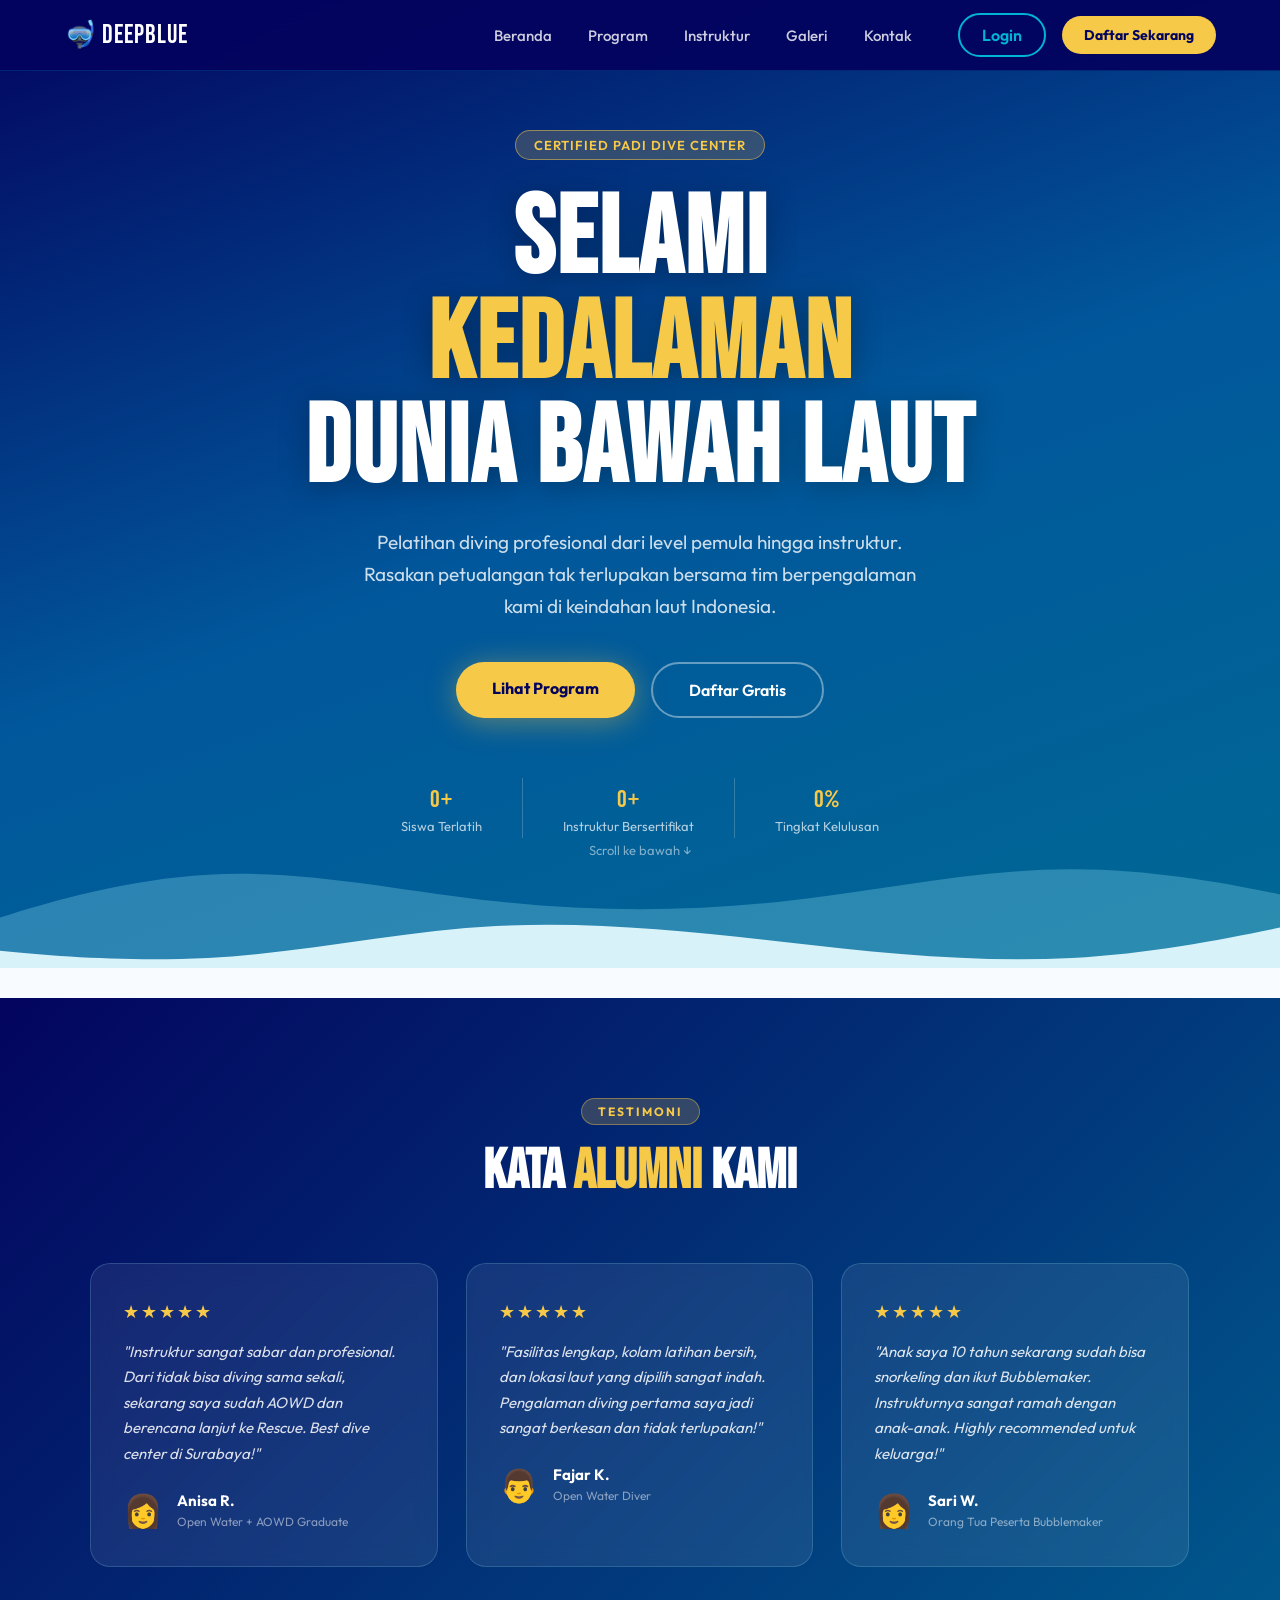
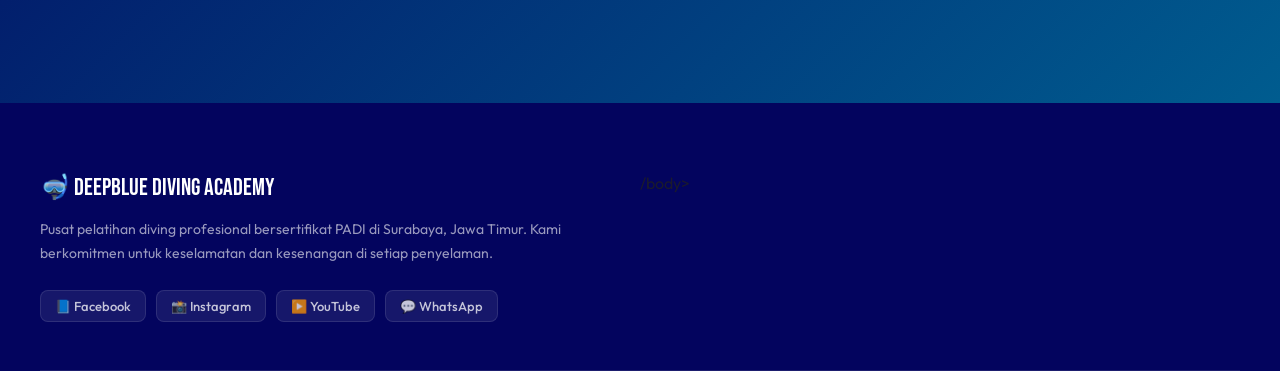
<file: index.html>
<!DOCTYPE html>
<html lang="id">
<head>
<meta charset="utf-8"/>
<meta content="width=device-width, initial-scale=1.0" name="viewport"/>
<title>Beranda - DeepBlue Diving Academy</title>
  <link href="https://fonts.googleapis.com/css2?family=Bebas+Neue&amp;family=Outfit:wght@300;400;500;600;700&amp;display=swap" rel="stylesheet"/>
  <link href="style.css" rel="stylesheet"/>
</head>
<body>
<nav id="navbar">
<div class="nav-inner">
  <div class="logo">🤿 DeepBlue</div>

  <ul class="nav-links">
    <li><a href="index.html">Beranda</a></li>
    <li><a href="programs.html">Program</a></li>
    <li><a href="instructors.html">Instruktur</a></li>
    <li><a href="gallery.html">Galeri</a></li>
    <li><a href="contact.html">Kontak</a></li>
  </ul>

  <div class="nav-buttons">
    <a href="login.html" class="btn-login">Login</a>

    <a href="daftar.html" class="btn-nav">
      Daftar Sekarang
    </a>
  </div>

  <button class="hamburger" id="hamburger">☰</button>
</div>
<ul class="mobile-menu" id="mobileMenu">
  <li><a href="index.html">Beranda</a></li>
  <li><a href="programs.html">Program</a></li>
  <li><a href="instructors.html">Instruktur</a></li>
  <li><a href="gallery.html">Galeri</a></li>
  <li><a href="contact.html">Kontak</a></li>
</ul>
</nav><section class="hero" id="home">
<div class="hero-bg">
<div class="bubble" style="--x:10%;--d:4s;--s:18px"></div>
<div class="bubble" style="--x:25%;--d:6s;--s:12px"></div>
<div class="bubble" style="--x:50%;--d:5s;--s:22px"></div>
<div class="bubble" style="--x:70%;--d:7s;--s:10px"></div>
<div class="bubble" style="--x:85%;--d:4.5s;--s:16px"></div>
<div class="bubble" style="--x:40%;--d:8s;--s:8px"></div>
<div class="wave-layer"></div>
<div class="wave-layer wave2"></div>
</div>
<div class="hero-content">
<span class="hero-badge">Certified PADI Dive Center</span>
<h1>Selami<br/><span class="accent">Kedalaman</span><br/>Dunia Bawah Laut</h1>
<p>Pelatihan diving profesional dari level pemula hingga instruktur. Rasakan petualangan tak terlupakan bersama tim berpengalaman kami di keindahan laut Indonesia.</p>
<div class="hero-btns">
<a class="btn-primary" href="programs.html">Lihat Program</a>
<a class="btn-ghost" href="daftar.html">Daftar Gratis</a>
</div>
<div class="hero-stats">
<div class="stat"><span class="stat-num" data-target="2500">0</span><span>+</span><div>Siswa Terlatih</div></div>
<div class="stat-divider"></div>
<div class="stat"><span class="stat-num" data-target="15">0</span><span>+</span><div>Instruktur Bersertifikat</div></div>
<div class="stat-divider"></div>
<div class="stat"><span class="stat-num" data-target="98">0</span><span>%</span><div>Tingkat Kelulusan</div></div>
</div>
</div>
<div class="hero-scroll">Scroll ke bawah ↓</div>
</section><section class="testimonials">
<div class="section-header light">
<span class="section-tag">Testimoni</span>
<h2>Kata <span class="accent">Alumni</span> Kami</h2>
</div>
<div class="testi-slider" id="testiSlider">
<div class="testi-track" id="testiTrack">
<div class="testi-card">
<div class="stars">★★★★★</div>
<p>"Instruktur sangat sabar dan profesional. Dari tidak bisa diving sama sekali, sekarang saya sudah AOWD dan berencana lanjut ke Rescue. Best dive center di Surabaya!"</p>
<div class="testi-author"><span class="testi-avatar">👩</span><div><strong>Anisa R.</strong><small>Open Water + AOWD Graduate</small></div></div>
</div>
<div class="testi-card">
<div class="stars">★★★★★</div>
<p>"Fasilitas lengkap, kolam latihan bersih, dan lokasi laut yang dipilih sangat indah. Pengalaman diving pertama saya jadi sangat berkesan dan tidak terlupakan!"</p>
<div class="testi-author"><span class="testi-avatar">👨</span><div><strong>Fajar K.</strong><small>Open Water Diver</small></div></div>
</div>
<div class="testi-card">
<div class="stars">★★★★★</div>
<p>"Anak saya 10 tahun sekarang sudah bisa snorkeling dan ikut Bubblemaker. Instrukturnya sangat ramah dengan anak-anak. Highly recommended untuk keluarga!"</p>
<div class="testi-author"><span class="testi-avatar">👩</span><div><strong>Sari W.</strong><small>Orang Tua Peserta Bubblemaker</small></div></div>
</div>
<div class="testi-card">
<div class="stars">★★★★★</div>
<p>"Program Divemaster-nya sangat komprehensif. Magang di dive center langsung memberi pengalaman nyata. Sekarang saya sudah bekerja sebagai DM di Lombok!"</p>
<div class="testi-author"><span class="testi-avatar">👨</span><div><strong>Hendra P.</strong><small>Divemaster Alumni 2023</small></div></div>
</div>
</div>
</div>
<div class="testi-dots" id="testiDots"></div>
</section><footer>
<div class="footer-content">
<div class="footer-brand">
<div class="footer-logo">🤿 DeepBlue Diving Academy</div>
<p>Pusat pelatihan diving profesional bersertifikat PADI di Surabaya, Jawa Timur. Kami berkomitmen untuk keselamatan dan kesenangan di setiap penyelaman.</p>
<div class="social-links">
<a href="#">📘 Facebook</a>
<a href="#">📸 Instagram</a>
<a href="#">▶️ YouTube</a>
<a href="#">💬 WhatsApp</a>
</div>
</div>/body></html>
</file>
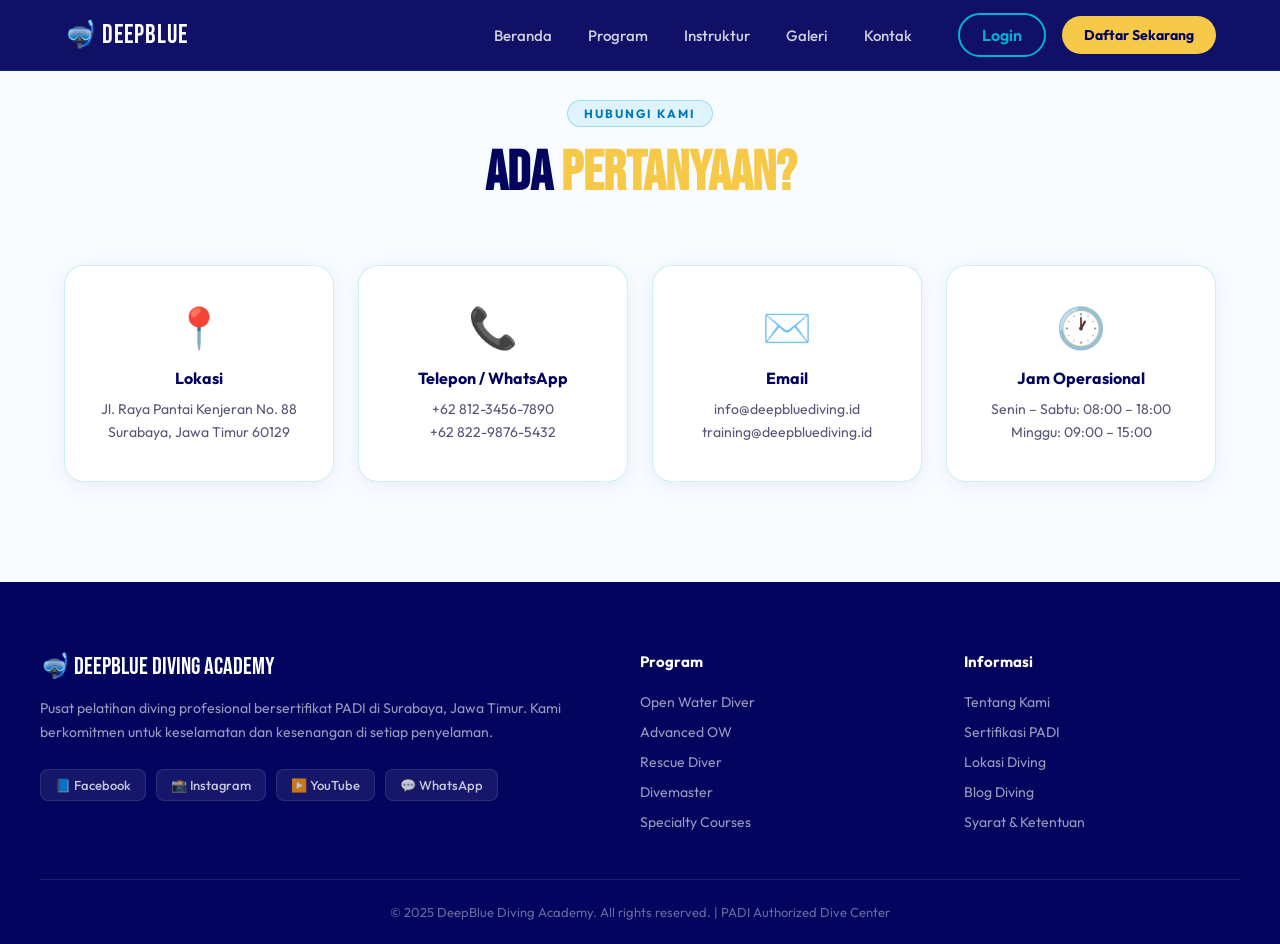
<file: contact.html>
<!DOCTYPE html>
<html lang="id"><head>
<meta charset="utf-8"/>
<meta content="width=device-width, initial-scale=1.0" name="viewport"/>
<title>Kontak - DeepBlue Diving Academy</title>
<link href="https://fonts.googleapis.com/css2?family=Bebas+Neue&amp;family=Outfit:wght@300;400;500;600;700&amp;display=swap" rel="stylesheet"/>
<link href="style.css" rel="stylesheet"/>
</head><body><nav id="navbar">
<div class="nav-inner">
  <div class="logo">🤿 DeepBlue</div>

  <ul class="nav-links">
    <li><a href="index.html">Beranda</a></li>
    <li><a href="programs.html">Program</a></li>
    <li><a href="instructors.html">Instruktur</a></li>
    <li><a href="gallery.html">Galeri</a></li>
    <li><a href="contact.html">Kontak</a></li>
  </ul>

  <div class="nav-buttons">
    <a href="login.html" class="btn-login">Login</a>

    <a href="daftar.html" class="btn-nav">
      Daftar Sekarang
    </a>
  </div>

  <button class="hamburger" id="hamburger">☰</button>
</div>
<ul class="mobile-menu" id="mobileMenu">
  <li><a href="index.html">Beranda</a></li>
  <li><a href="programs.html">Program</a></li>
  <li><a href="instructors.html">Instruktur</a></li>
  <li><a href="gallery.html">Galeri</a></li>
  <li><a href="contact.html">Kontak</a></li>
</ul>
</nav>
<section class="contact" id="contact">
<div class="section-header">
<span class="section-tag">Hubungi Kami</span>
<h2>Ada <span class="accent">Pertanyaan?</span></h2>
</div>
<div class="contact-grid">
<div class="contact-card">
<div class="contact-icon">📍</div>
<h4>Lokasi</h4>
<p>Jl. Raya Pantai Kenjeran No. 88<br/>Surabaya, Jawa Timur 60129</p>
</div>
<div class="contact-card">
<div class="contact-icon">📞</div>
  <h4>Telepon / WhatsApp</h4>
    <p>+62 812-3456-7890<br/>+62 822-9876-5432</p>
</div>
<div class="contact-card">
<div class="contact-icon">✉️</div>
<h4>Email</h4>
<p>info@deepbluediving.id<br/>training@deepbluediving.id</p>
</div>
<div class="contact-card">
<div class="contact-icon">🕐</div>
<h4>Jam Operasional</h4>
<p>Senin – Sabtu: 08:00 – 18:00<br/>Minggu: 09:00 – 15:00</p>
</div>
</div>
</section><footer>
<div class="footer-content">
<div class="footer-brand">
<div class="footer-logo">🤿 DeepBlue Diving Academy</div>
<p>Pusat pelatihan diving profesional bersertifikat PADI di Surabaya, Jawa Timur. Kami berkomitmen untuk keselamatan dan kesenangan di setiap penyelaman.</p>
<div class="social-links">
<a href="#">📘 Facebook</a>
<a href="#">📸 Instagram</a>
<a href="#">▶️ YouTube</a>
<a href="#">💬 WhatsApp</a>
</div>
</div>
<div class="footer-links">
<h4>Program</h4>
  <ul>
    <li><a href="#programs">Open Water Diver</a></li>
    <li><a href="#programs">Advanced OW</a></li>
    <li><a href="#programs">Rescue Diver</a></li>
    <li><a href="#programs">Divemaster</a></li>
    <li><a href="#programs">Specialty Courses</a></li>
  </ul>
</div>
<div class="footer-links">
<h4>Informasi</h4>
<ul>
<li><a href="#">Tentang Kami</a></li>
<li><a href="#">Sertifikasi PADI</a></li>
<li><a href="#">Lokasi Diving</a></li>
<li><a href="#">Blog Diving</a></li>
<li><a href="#">Syarat &amp; Ketentuan</a></li>
</ul>
</div>
</div>
<div class="footer-bottom">
<p>© 2025 DeepBlue Diving Academy. All rights reserved. | PADI Authorized Dive Center</p>
</div>
</footer><button id="backToTop" title="Kembali ke atas">↑</button><script src="script.js"></script></body></html>
</file>
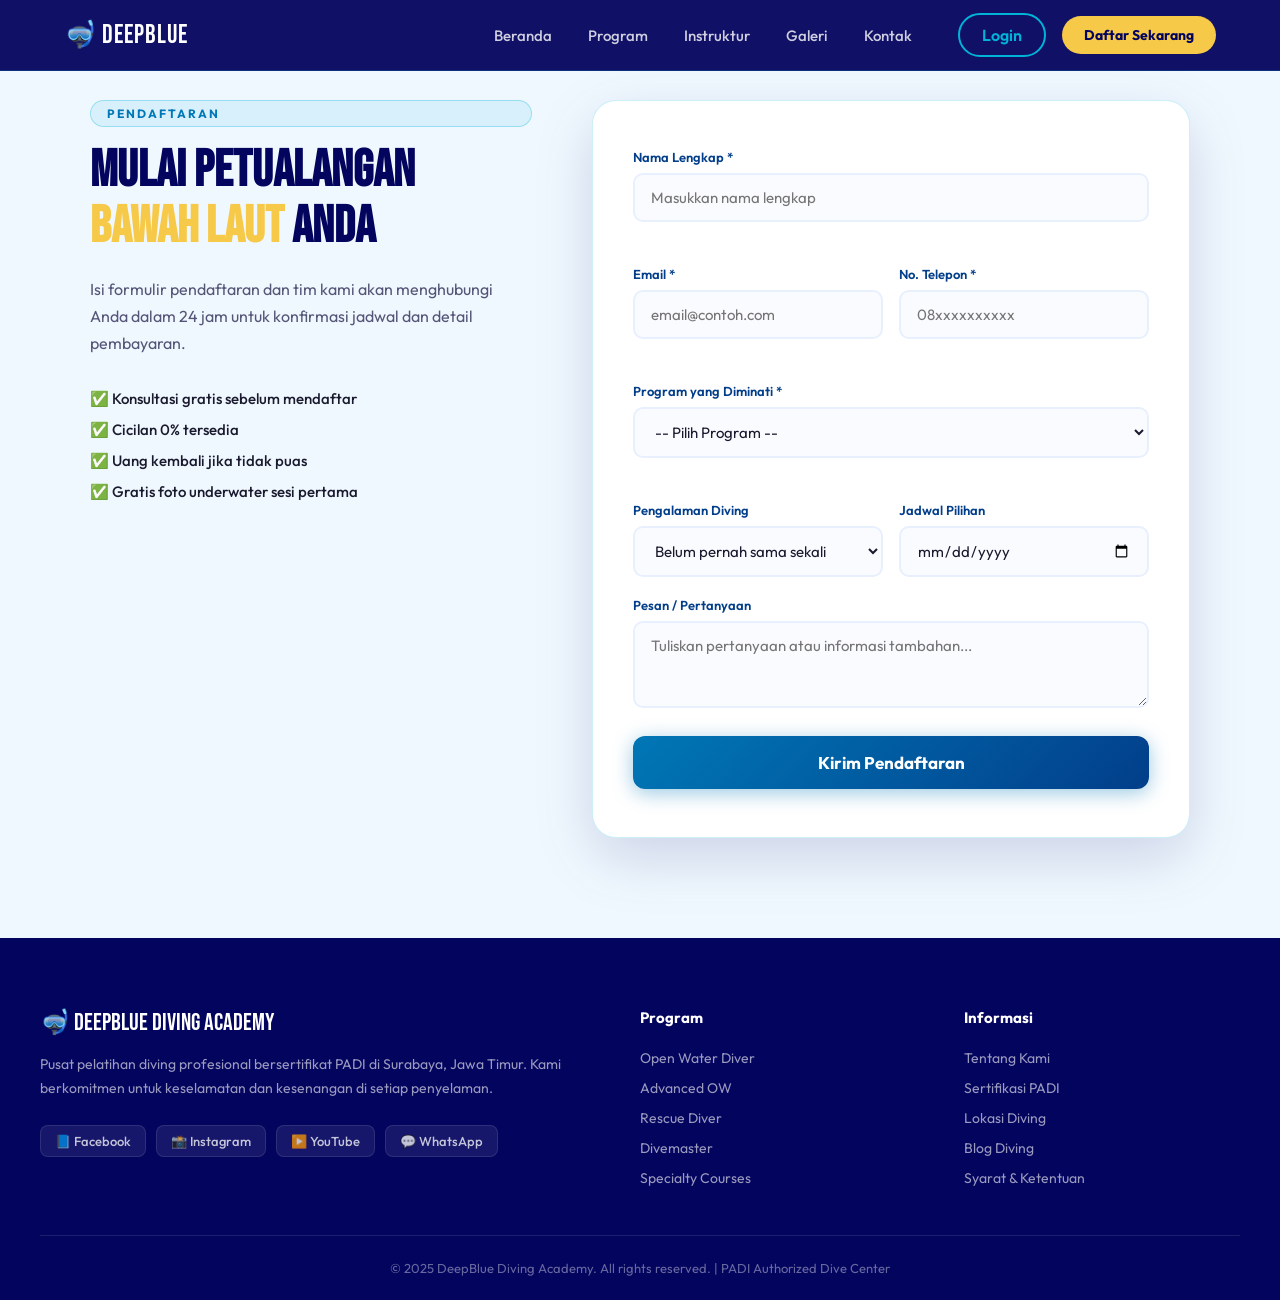
<file: daftar.html>
<!DOCTYPE html>
<html lang="id"><head>
<meta charset="utf-8"/>
<meta content="width=device-width, initial-scale=1.0" name="viewport"/>
<title>Pendaftaran - DeepBlue Diving Academy</title>
<link href="https://fonts.googleapis.com/css2?family=Bebas+Neue&amp;family=Outfit:wght@300;400;500;600;700&amp;display=swap" rel="stylesheet"/>
<link href="style.css" rel="stylesheet"/>
</head><body><nav id="navbar">
<div class="nav-inner">
  <div class="logo">🤿 DeepBlue</div>

  <ul class="nav-links">
    <li><a href="index.html">Beranda</a></li>
    <li><a href="programs.html">Program</a></li>
    <li><a href="instructors.html">Instruktur</a></li>
    <li><a href="gallery.html">Galeri</a></li>
    <li><a href="contact.html">Kontak</a></li>
  </ul>

  <div class="nav-buttons">
    <a href="login.html" class="btn-login">Login</a>

    <a href="daftar.html" class="btn-nav">
      Daftar Sekarang
    </a>
  </div>

  <button class="hamburger" id="hamburger">☰</button>
</div>
<ul class="mobile-menu" id="mobileMenu">
  <li><a href="index.html">Beranda</a></li>
  <li><a href="programs.html">Program</a></li>
  <li><a href="instructors.html">Instruktur</a></li>
  <li><a href="gallery.html">Galeri</a></li>
  <li><a href="contact.html">Kontak</a></li>
</ul>
</nav>
<section class="registration" id="daftar">
<div class="reg-content">
<div class="reg-info">
<span class="section-tag">Pendaftaran</span>
<h2>Mulai Petualangan<br/><span class="accent">Bawah Laut</span> Anda</h2>
<p>Isi formulir pendaftaran dan tim kami akan menghubungi Anda dalam 24 jam untuk konfirmasi jadwal dan detail pembayaran.</p>
<div class="reg-benefits">
<div class="benefit">✅ Konsultasi gratis sebelum mendaftar</div>
<div class="benefit">✅ Cicilan 0% tersedia</div>
<div class="benefit">✅ Uang kembali jika tidak puas</div>
<div class="benefit">✅ Gratis foto underwater sesi pertama</div>
</div>
</div>
<form class="reg-form" id="regForm">
<div class="form-group">
<label>Nama Lengkap *</label>
<input id="nama" placeholder="Masukkan nama lengkap" required="" type="text"/>
<span class="err" id="err-nama"></span>
</div>
<div class="form-row">
<div class="form-group">
<label>Email *</label>
<input id="email" placeholder="email@contoh.com" required="" type="email"/>
<span class="err" id="err-email"></span>
</div>
<div class="form-group">
<label>No. Telepon *</label>
<input id="telepon" placeholder="08xxxxxxxxxx" required="" type="tel"/>
<span class="err" id="err-telepon"></span>
</div>
</div>
<div class="form-group">
<label>Program yang Diminati *</label>
<select id="program" required="">
<option value="">-- Pilih Program --</option>
<option>Open Water Diver (Rp 2.500.000)</option>
<option>Advanced Open Water (Rp 3.200.000)</option>
<option>Rescue Diver (Rp 4.800.000)</option>
<option>Divemaster (Rp 12.000.000)</option>
<option>Wreck &amp; Cave Specialty (Rp 2.800.000)</option>
<option>Bubblemaker Anak (Rp 850.000)</option>
</select>
<span class="err" id="err-program"></span>
</div>
<div class="form-row">
<div class="form-group">
<label>Pengalaman Diving</label>
<select id="pengalaman">
<option>Belum pernah sama sekali</option>
<option>Pernah snorkeling</option>
<option>Sudah punya sertifikat</option>
</select>
</div>
<div class="form-group">
<label>Jadwal Pilihan</label>
<input id="jadwal" min="" type="date"/>
</div>
</div>
<div class="form-group">
<label>Pesan / Pertanyaan</label>
<textarea id="pesan" placeholder="Tuliskan pertanyaan atau informasi tambahan..." rows="3"></textarea>
</div>
<button class="btn-submit" id="btnSubmit" type="submit">
<span id="btnText">Kirim Pendaftaran</span>
<span id="btnLoader" style="display:none">⏳ Memproses...</span>
</button>
<div class="form-success" id="formSuccess" style="display:none">
        🎉 Pendaftaran berhasil! Kami akan menghubungi Anda dalam 24 jam.
      </div>
</form>
</div>
</section><footer>
<div class="footer-content">
<div class="footer-brand">
<div class="footer-logo">🤿 DeepBlue Diving Academy</div>
<p>Pusat pelatihan diving profesional bersertifikat PADI di Surabaya, Jawa Timur. Kami berkomitmen untuk keselamatan dan kesenangan di setiap penyelaman.</p>
<div class="social-links">
<a href="#">📘 Facebook</a>
<a href="#">📸 Instagram</a>
<a href="#">▶️ YouTube</a>
<a href="#">💬 WhatsApp</a>
</div>
</div>
<div class="footer-links">
<h4>Program</h4>
<ul>
<li><a href="#programs">Open Water Diver</a></li>
<li><a href="#programs">Advanced OW</a></li>
<li><a href="#programs">Rescue Diver</a></li>
<li><a href="#programs">Divemaster</a></li>
<li><a href="#programs">Specialty Courses</a></li>
</ul>
</div>
<div class="footer-links">
<h4>Informasi</h4>
<ul>
<li><a href="#">Tentang Kami</a></li>
<li><a href="#">Sertifikasi PADI</a></li>
<li><a href="#">Lokasi Diving</a></li>
<li><a href="#">Blog Diving</a></li>
<li><a href="#">Syarat &amp; Ketentuan</a></li>
</ul>
</div>
</div>
<div class="footer-bottom">
<p>© 2025 DeepBlue Diving Academy. All rights reserved. | PADI Authorized Dive Center</p>
</div>
</footer><button id="backToTop" title="Kembali ke atas">↑</button><script src="script.js"></script></body></html>
</file>
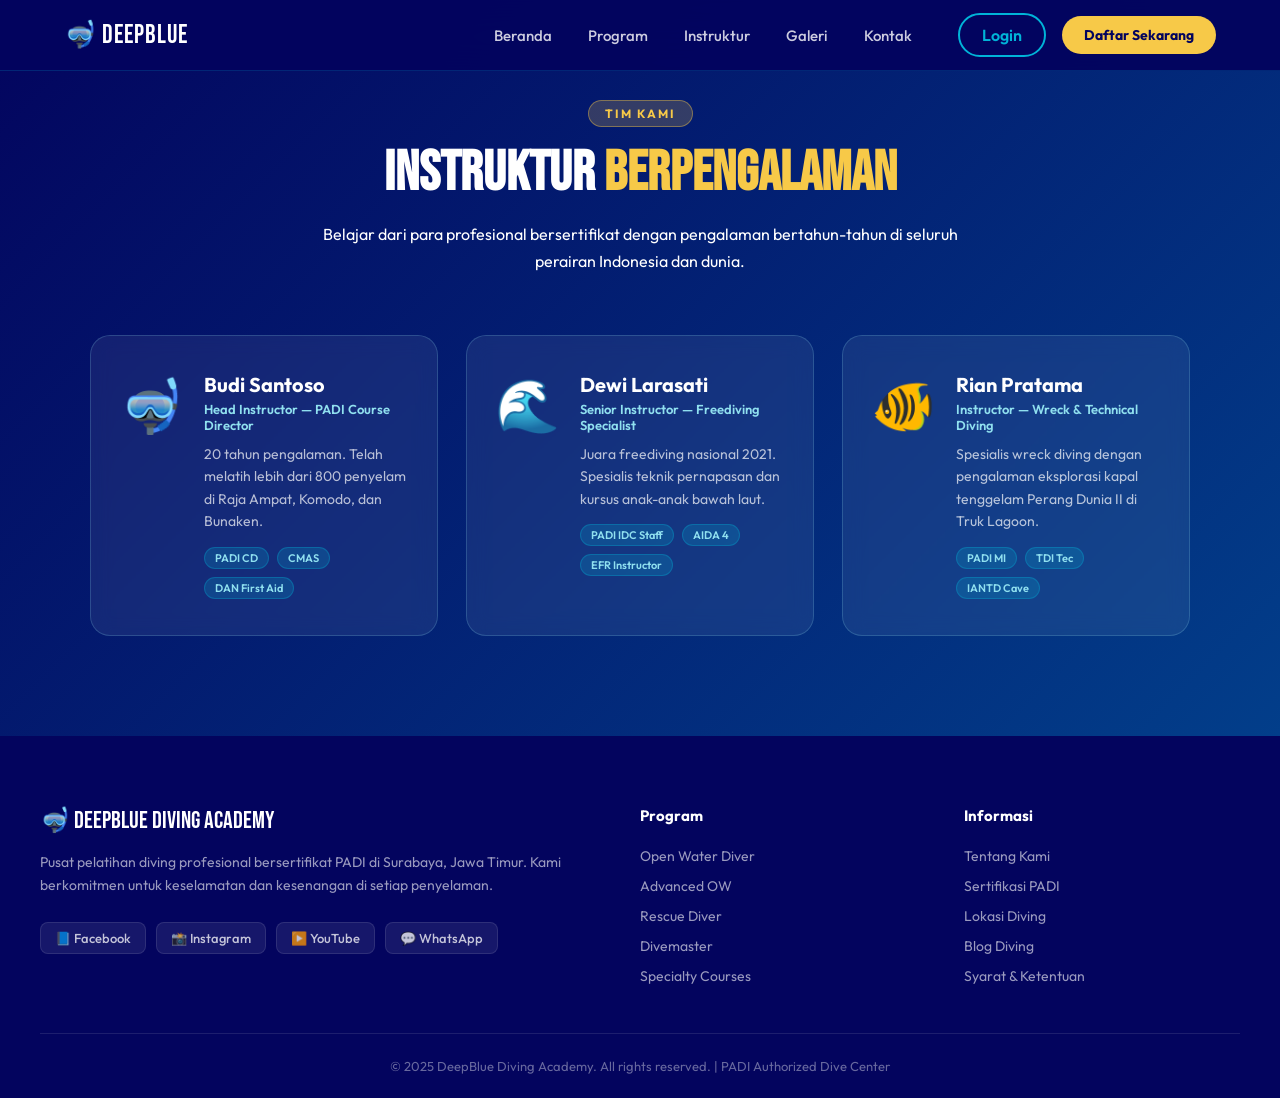
<file: instructors.html>
<!DOCTYPE html>
<html lang="id"><head>
<meta charset="utf-8"/>
<meta content="width=device-width, initial-scale=1.0" name="viewport"/>
<title>Instruktur - DeepBlue Diving Academy</title>
<link href="https://fonts.googleapis.com/css2?family=Bebas+Neue&amp;family=Outfit:wght@300;400;500;600;700&amp;display=swap" rel="stylesheet"/>
<link href="style.css" rel="stylesheet"/>
</head><body><nav id="navbar">
<div class="nav-inner">
  <div class="logo">🤿 DeepBlue</div>

  <ul class="nav-links">
    <li><a href="index.html">Beranda</a></li>
    <li><a href="programs.html">Program</a></li>
    <li><a href="instructors.html">Instruktur</a></li>
    <li><a href="gallery.html">Galeri</a></li>
    <li><a href="contact.html">Kontak</a></li>
  </ul>

  <div class="nav-buttons">
    <a href="login.html" class="btn-login">Login</a>

    <a href="daftar.html" class="btn-nav">
      Daftar Sekarang
    </a>
  </div>

  <button class="hamburger" id="hamburger">☰</button>
</div>
<ul class="mobile-menu" id="mobileMenu">
  <li><a href="index.html">Beranda</a></li>
  <li><a href="programs.html">Program</a></li>
  <li><a href="instructors.html">Instruktur</a></li>
  <li><a href="gallery.html">Galeri</a></li>
  <li><a href="contact.html">Kontak</a></li>
</ul>
</nav><section class="instructors" id="instructors">
<div class="section-header light">
<span class="section-tag">Tim Kami</span>
<h2>Instruktur <span class="accent">Berpengalaman</span></h2>
<p>Belajar dari para profesional bersertifikat dengan pengalaman bertahun-tahun di seluruh perairan Indonesia dan dunia.</p>
</div>
<div class="instructor-grid">
<div class="instructor-card">
<div class="inst-avatar">🤿</div>
<div class="inst-info">
<h3>Budi Santoso</h3>
<span class="inst-title">Head Instructor — PADI Course Director</span>
<p>20 tahun pengalaman. Telah melatih lebih dari 800 penyelam di Raja Ampat, Komodo, dan Bunaken.</p>
<div class="inst-certs">
<span>PADI CD</span><span>CMAS</span><span>DAN First Aid</span>
</div>
</div>
</div>
<div class="instructor-card">
<div class="inst-avatar">🌊</div>
<div class="inst-info">
<h3>Dewi Larasati</h3>
<span class="inst-title">Senior Instructor — Freediving Specialist</span>
<p>Juara freediving nasional 2021. Spesialis teknik pernapasan dan kursus anak-anak bawah laut.</p>
<div class="inst-certs">
<span>PADI IDC Staff</span><span>AIDA 4</span><span>EFR Instructor</span>
</div>
</div>
</div>
<div class="instructor-card">
<div class="inst-avatar">🐠</div>
<div class="inst-info">
<h3>Rian Pratama</h3>
<span class="inst-title">Instructor — Wreck &amp; Technical Diving</span>
<p>Spesialis wreck diving dengan pengalaman eksplorasi kapal tenggelam Perang Dunia II di Truk Lagoon.</p>
<div class="inst-certs">
<span>PADI MI</span><span>TDI Tec</span><span>IANTD Cave</span>
</div>
</div>
</div>
</div>
</section><footer>
<div class="footer-content">
<div class="footer-brand">
<div class="footer-logo">🤿 DeepBlue Diving Academy</div>
<p>Pusat pelatihan diving profesional bersertifikat PADI di Surabaya, Jawa Timur. Kami berkomitmen untuk keselamatan dan kesenangan di setiap penyelaman.</p>
<div class="social-links">
<a href="#">📘 Facebook</a>
<a href="#">📸 Instagram</a>
<a href="#">▶️ YouTube</a>
<a href="#">💬 WhatsApp</a>
</div>
</div>
<div class="footer-links">
<h4>Program</h4>
<ul>
<li><a href="#programs">Open Water Diver</a></li>
<li><a href="#programs">Advanced OW</a></li>
<li><a href="#programs">Rescue Diver</a></li>
<li><a href="#programs">Divemaster</a></li>
<li><a href="#programs">Specialty Courses</a></li>
</ul>
</div>
<div class="footer-links">
<h4>Informasi</h4>
<ul>
<li><a href="#">Tentang Kami</a></li>
<li><a href="#">Sertifikasi PADI</a></li>
<li><a href="#">Lokasi Diving</a></li>
<li><a href="#">Blog Diving</a></li>
<li><a href="#">Syarat &amp; Ketentuan</a></li>
</ul>
</div>
</div>
<div class="footer-bottom">
<p>© 2025 DeepBlue Diving Academy. All rights reserved. | PADI Authorized Dive Center</p>
</div>
</footer><button id="backToTop" title="Kembali ke atas">↑</button><script src="script.js"></script></body></html>
</file>
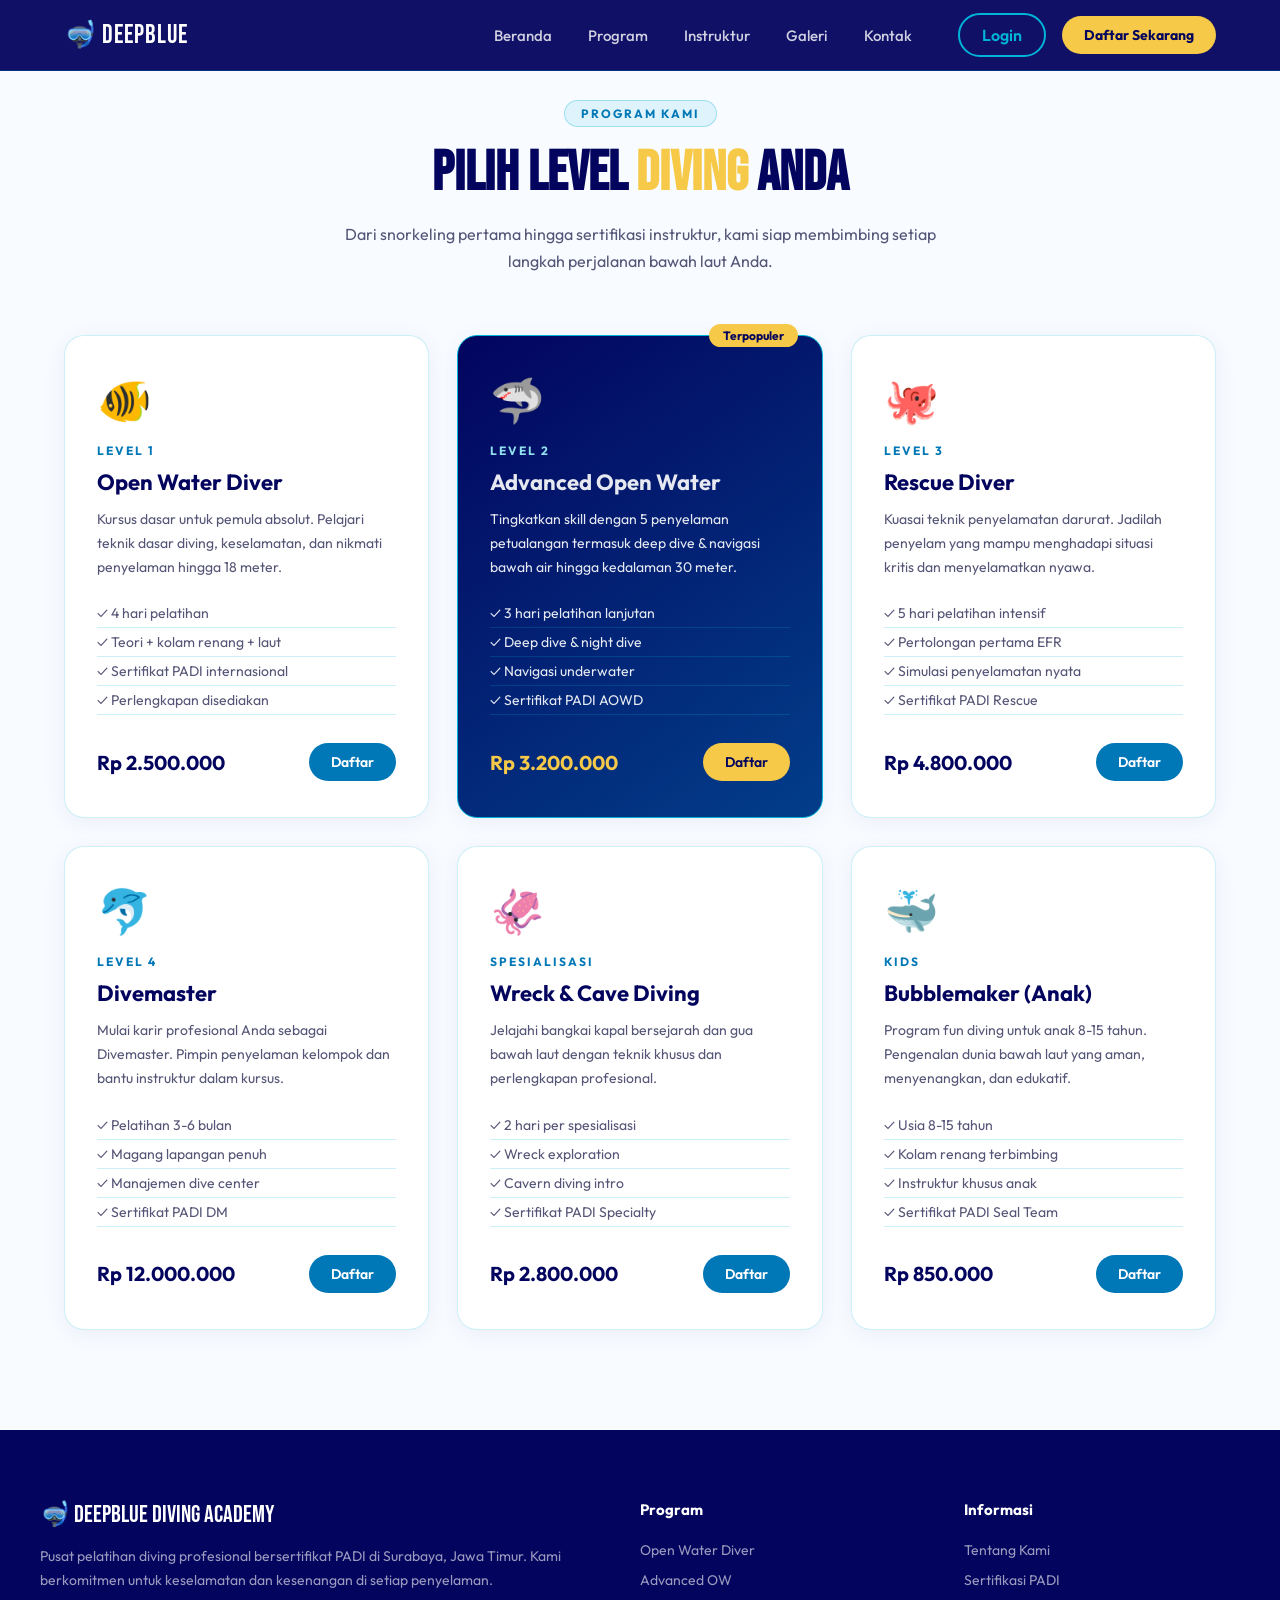
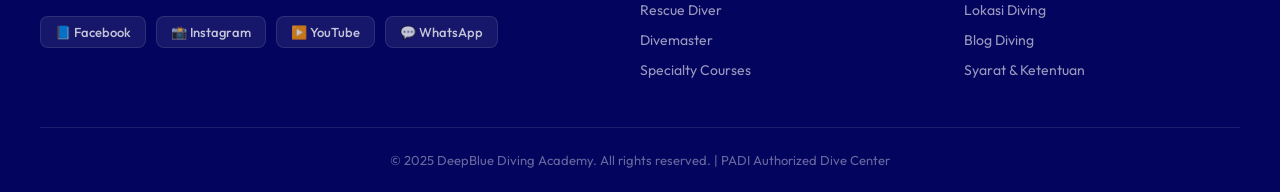
<file: programs.html>
<!DOCTYPE html>
<html lang="id"><head>
<meta charset="utf-8"/>
<meta content="width=device-width, initial-scale=1.0" name="viewport"/>
<title>Program - DeepBlue Diving Academy</title>
<link href="https://fonts.googleapis.com/css2?family=Bebas+Neue&amp;family=Outfit:wght@300;400;500;600;700&amp;display=swap" rel="stylesheet"/>
<link href="style.css" rel="stylesheet"/>
</head><body><nav id="navbar">
<div class="nav-inner">
  <div class="logo">🤿 DeepBlue</div>

  <ul class="nav-links">
    <li><a href="index.html">Beranda</a></li>
    <li><a href="programs.html">Program</a></li>
    <li><a href="instructors.html">Instruktur</a></li>
    <li><a href="gallery.html">Galeri</a></li>
    <li><a href="contact.html">Kontak</a></li>
  </ul>

  <div class="nav-buttons">
    <a href="login.html" class="btn-login">Login</a>

    <a href="daftar.html" class="btn-nav">
      Daftar Sekarang
    </a>
  </div>

  <button class="hamburger" id="hamburger">☰</button>
</div>
<ul class="mobile-menu" id="mobileMenu">
  <li><a href="index.html">Beranda</a></li>
  <li><a href="programs.html">Program</a></li>
  <li><a href="instructors.html">Instruktur</a></li>
  <li><a href="gallery.html">Galeri</a></li>
  <li><a href="contact.html">Kontak</a></li>
</ul>
</nav><section class="programs" id="programs">
<div class="section-header">
<span class="section-tag">Program Kami</span>
<h2>Pilih Level <span class="accent">Diving</span> Anda</h2>
<p>Dari snorkeling pertama hingga sertifikasi instruktur, kami siap membimbing setiap langkah perjalanan bawah laut Anda.</p>
</div>
<div class="program-grid">
<div class="program-card" data-aos="">
<div class="card-icon">🐠</div>
<div class="card-level">Level 1</div>
<h3>Open Water Diver</h3>
<p>Kursus dasar untuk pemula absolut. Pelajari teknik dasar diving, keselamatan, dan nikmati penyelaman hingga 18 meter.</p>
<ul class="card-features">
<li>✓ 4 hari pelatihan</li>
<li>✓ Teori + kolam renang + laut</li>
<li>✓ Sertifikat PADI internasional</li>
<li>✓ Perlengkapan disediakan</li>
</ul>
<div class="card-price">
<span class="price">Rp 2.500.000</span>
<a class="btn-card" href="#daftar">Daftar</a>
</div>
</div>
<div class="program-card featured" data-aos="">
<div class="badge-popular">Terpopuler</div>
<div class="card-icon">🦈</div>
<div class="card-level">Level 2</div>
<h3>Advanced Open Water</h3>
<p>Tingkatkan skill dengan 5 penyelaman petualangan termasuk deep dive &amp; navigasi bawah air hingga kedalaman 30 meter.</p>
<ul class="card-features">
<li>✓ 3 hari pelatihan lanjutan</li>
<li>✓ Deep dive &amp; night dive</li>
<li>✓ Navigasi underwater</li>
<li>✓ Sertifikat PADI AOWD</li>
</ul>
<div class="card-price">
<span class="price">Rp 3.200.000</span>
<a class="btn-card" href="#daftar">Daftar</a>
</div>
</div>
<div class="program-card" data-aos="">
<div class="card-icon">🐙</div>
<div class="card-level">Level 3</div>
<h3>Rescue Diver</h3>
<p>Kuasai teknik penyelamatan darurat. Jadilah penyelam yang mampu menghadapi situasi kritis dan menyelamatkan nyawa.</p>
<ul class="card-features">
<li>✓ 5 hari pelatihan intensif</li>
<li>✓ Pertolongan pertama EFR</li>
<li>✓ Simulasi penyelamatan nyata</li>
<li>✓ Sertifikat PADI Rescue</li>
</ul>
<div class="card-price">
<span class="price">Rp 4.800.000</span>
<a class="btn-card" href="#daftar">Daftar</a>
</div>
</div>
<div class="program-card" data-aos="">
<div class="card-icon">🐬</div>
<div class="card-level">Level 4</div>
<h3>Divemaster</h3>
<p>Mulai karir profesional Anda sebagai Divemaster. Pimpin penyelaman kelompok dan bantu instruktur dalam kursus.</p>
<ul class="card-features">
<li>✓ Pelatihan 3-6 bulan</li>
<li>✓ Magang lapangan penuh</li>
<li>✓ Manajemen dive center</li>
<li>✓ Sertifikat PADI DM</li>
</ul>
<div class="card-price">
<span class="price">Rp 12.000.000</span>
<a class="btn-card" href="#daftar">Daftar</a>
</div>
</div>
<div class="program-card" data-aos="">
<div class="card-icon">🦑</div>
<div class="card-level">Spesialisasi</div>
<h3>Wreck &amp; Cave Diving</h3>
<p>Jelajahi bangkai kapal bersejarah dan gua bawah laut dengan teknik khusus dan perlengkapan profesional.</p>
<ul class="card-features">
<li>✓ 2 hari per spesialisasi</li>
<li>✓ Wreck exploration</li>
<li>✓ Cavern diving intro</li>
<li>✓ Sertifikat PADI Specialty</li>
</ul>
<div class="card-price">
<span class="price">Rp 2.800.000</span>
<a class="btn-card" href="#daftar">Daftar</a>
</div>
</div>
<div class="program-card" data-aos="">
<div class="card-icon">🐳</div>
<div class="card-level">Kids</div>
<h3>Bubblemaker (Anak)</h3>
<p>Program fun diving untuk anak 8-15 tahun. Pengenalan dunia bawah laut yang aman, menyenangkan, dan edukatif.</p>
<ul class="card-features">
<li>✓ Usia 8-15 tahun</li>
<li>✓ Kolam renang terbimbing</li>
<li>✓ Instruktur khusus anak</li>
<li>✓ Sertifikat PADI Seal Team</li>
</ul>
<div class="card-price">
<span class="price">Rp 850.000</span>
<a class="btn-card" href="#daftar">Daftar</a>
</div>
</div>
</div>
</section><footer>
<div class="footer-content">
<div class="footer-brand">
<div class="footer-logo">🤿 DeepBlue Diving Academy</div>
<p>Pusat pelatihan diving profesional bersertifikat PADI di Surabaya, Jawa Timur. Kami berkomitmen untuk keselamatan dan kesenangan di setiap penyelaman.</p>
<div class="social-links">
<a href="#">📘 Facebook</a>
<a href="#">📸 Instagram</a>
<a href="#">▶️ YouTube</a>
<a href="#">💬 WhatsApp</a>
</div>
</div>
<div class="footer-links">
<h4>Program</h4>
<ul>
<li><a href="#programs">Open Water Diver</a></li>
<li><a href="#programs">Advanced OW</a></li>
<li><a href="#programs">Rescue Diver</a></li>
<li><a href="#programs">Divemaster</a></li>
<li><a href="#programs">Specialty Courses</a></li>
</ul>
</div>
<div class="footer-links">
<h4>Informasi</h4>
<ul>
<li><a href="#">Tentang Kami</a></li>
<li><a href="#">Sertifikasi PADI</a></li>
<li><a href="#">Lokasi Diving</a></li>
<li><a href="#">Blog Diving</a></li>
<li><a href="#">Syarat &amp; Ketentuan</a></li>
</ul>
</div>
</div>
<div class="footer-bottom">
<p>© 2025 DeepBlue Diving Academy. All rights reserved. | PADI Authorized Dive Center</p>
</div>
</footer><button id="backToTop" title="Kembali ke atas">↑</button><script src="script.js"></script></body></html>
</file>
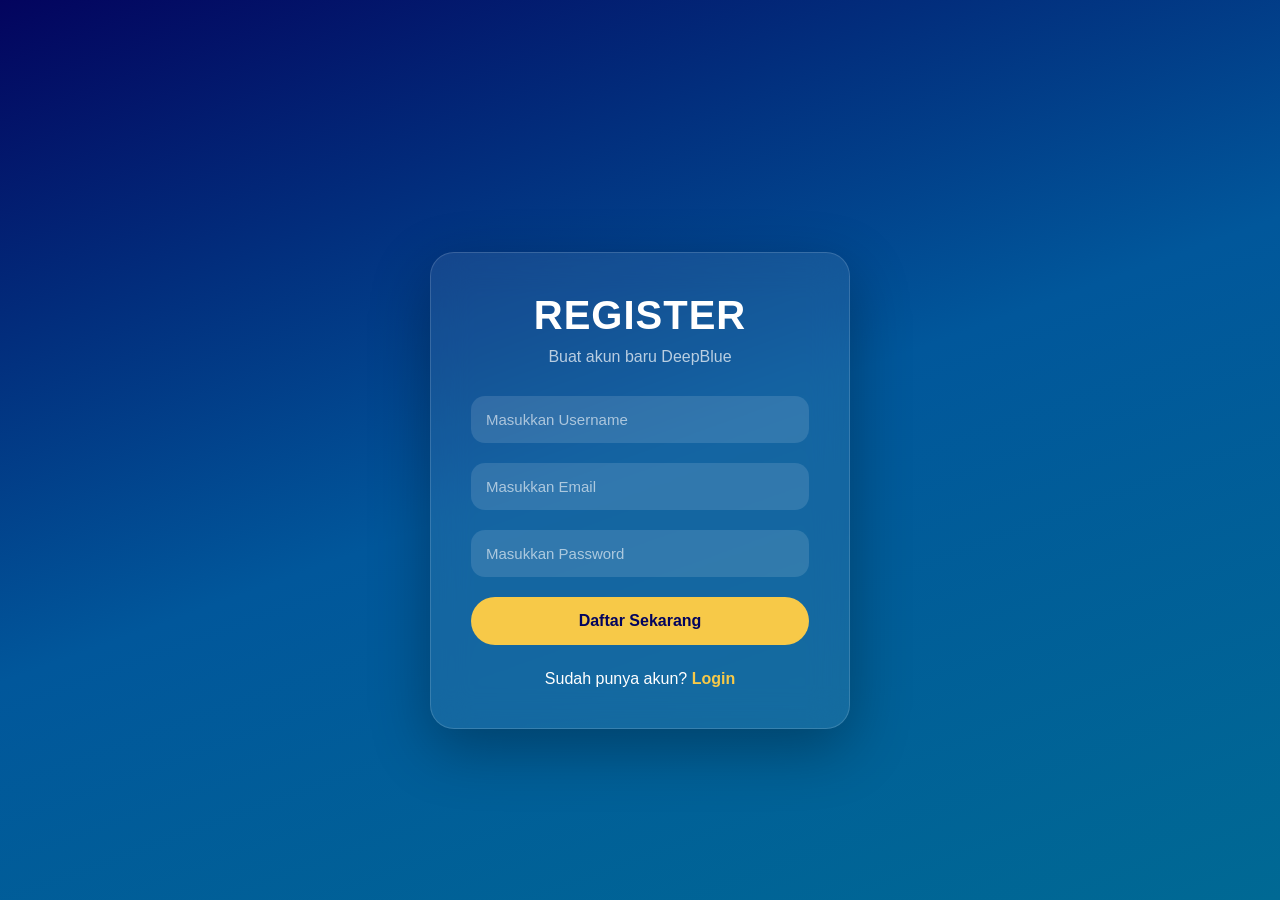
<file: register.html>
<!DOCTYPE html>
<html lang="id">
<head>
  <meta charset="UTF-8">
  <meta name="viewport" content="width=device-width, initial-scale=1.0">

  <title>Register | DeepBlue</title>

  <link rel="stylesheet" href="style.css">

  <style>
    .auth-bubbles{
  position:absolute;
  inset:0;
  overflow:hidden;
  z-index:0;
  pointer-events:none;
}

.bubble {
  position: absolute;
  bottom: -50px;
  left: var(--x);

  width: var(--s);
  height: var(--s);

  background: rgba(144,224,239,0.35);

  border-radius: 50%;

  animation: rise var(--d) ease-in infinite;
}

@keyframes rise {
  0% {
    bottom: -50px;
    opacity: 0;
    transform: translateX(0);
  }

  10% {
    opacity: 1;
  }

  90% {
    opacity: 0.6;
  }

  100% {
    bottom: 105%;
    opacity: 0;
    transform: translateX(20px);
  }
}

.auth-card{
  position:relative;
  z-index:2;
}

    body{
      margin:0;
      font-family:Arial, Helvetica, sans-serif;
    }

    .auth-page{
      min-height:100vh;

      background: linear-gradient(
        160deg,
        #03045e 0%,
        #01579b 50%,
        #006994 100%
      );

      display:flex;
      justify-content:center;
      align-items:center;

      padding:120px 20px 40px;
    }

    .auth-card{

      width:100%;
      max-width:420px;

      background:rgba(255,255,255,0.08);

      backdrop-filter:blur(18px);

      border:1px solid rgba(255,255,255,0.15);

      border-radius:24px;

      padding:40px;

      box-shadow:0 20px 60px rgba(0,0,0,0.3);

      animation:fadeUp 0.7s ease;
    }

    .auth-title{
      color:white;
      font-size:40px;
      text-align:center;
      margin-bottom:10px;
      letter-spacing:1px;
    }

    .auth-subtitle{
      text-align:center;
      color:rgba(255,255,255,0.7);
      margin-bottom:30px;
    }

    .input-group{
      margin-bottom:20px;
    }

    .input-group input{

      width:100%;
      padding:15px;

      border:none;
      outline:none;

      border-radius:14px;

      background:rgba(255,255,255,0.12);

      color:white;
      font-size:15px;
    }

    .input-group input::placeholder{
      color:rgba(255,255,255,0.6);
    }

    .input-group input:focus{

      border:1px solid #f7c948;

      box-shadow:
      0 0 10px rgba(247,201,72,0.4);
    }

    .btn-auth{

      width:100%;
      padding:15px;

      border:none;
      border-radius:40px;

      background:#f7c948;

      color:#03045e;

      font-weight:700;
      font-size:16px;

      cursor:pointer;

      transition:0.3s;
    }

    .btn-auth:hover{

      transform:translateY(-2px);

      background:#ffe066;

      box-shadow:
      0 10px 30px rgba(247,201,72,0.3);
    }

    .auth-link{
      margin-top:25px;
      text-align:center;
      color:white;
    }

    .auth-link a{
      color:#f7c948;
      text-decoration:none;
      font-weight:bold;
    }

    .auth-link a:hover{
      text-decoration:underline;
    }

    @keyframes fadeUp{

      from{
        opacity:0;
        transform:translateY(30px);
      }

      to{
        opacity:1;
        transform:translateY(0);
      }
    }

  </style>

</head>
<body>
  <div class="auth-bubbles">
  <div class="bubble" style="--x:10%;--d:4s;--s:18px"></div>
  <div class="bubble" style="--x:25%;--d:6s;--s:12px"></div>
  <div class="bubble" style="--x:50%;--d:5s;--s:22px"></div>
  <div class="bubble" style="--x:70%;--d:7s;--s:10px"></div>
  <div class="bubble" style="--x:85%;--d:4.5s;--s:16px"></div>
  <div class="bubble" style="--x:40%;--d:8s;--s:8px"></div>
</div>

<section class="auth-page">

  <div class="auth-card">

    <h1 class="auth-title">
      REGISTER
    </h1>

    <p class="auth-subtitle">
      Buat akun baru DeepBlue
    </p>

    <form action="register.php" method="POST">

      <div class="input-group">

        <input type="text"
               name="username"
               placeholder="Masukkan Username"
               required>

      </div>

      <div class="input-group">

        <input type="email"
               name="email"
               placeholder="Masukkan Email"
               required>

      </div>

      <div class="input-group">

        <input type="password"
               name="password"
               placeholder="Masukkan Password"
               required>

      </div>

      <button type="submit" class="btn-auth">
        Daftar Sekarang
      </button>

    </form>

    <div class="auth-link">

      Sudah punya akun?

      <a href="login.html">
        Login
      </a>

    </div>

  </div>

</section>

</body>
</html>
</file>
<file: style.css>
/* ===== RESET & VARIABLES ===== */
*, *::before, *::after { box-sizing: border-box; margin: 0; padding: 0; }

:root {
  --deep: #03045e;
  --dark: #023e8a;
  --mid: #0077b6;
  --bright: #00b4d8;
  --light: #90e0ef;
  --pale: #caf0f8;
  --accent: #f7c948;
  --white: #ffffff;
  --text: #1a1a2e;
  --muted: #555577;
  --card-bg: #f0f8ff;
  --border: rgba(0,180,216,0.2);
  --shadow: 0 20px 60px rgba(3,4,94,0.15);
  --radius: 20px;
}

html { scroll-behavior: smooth; }

body {
  font-family: 'Outfit', sans-serif;
  color: var(--text);
  background: #f8fbff;
  overflow-x: hidden;
}

.accent { color: var(--accent); }

/* ===== SCROLLBAR ===== */
::-webkit-scrollbar { width: 6px; }
::-webkit-scrollbar-track { background: var(--deep); }
::-webkit-scrollbar-thumb { background: var(--bright); border-radius: 3px; }

/* ===== NAVBAR ===== */
#navbar {
  position: fixed; top: 0; left: 0; right: 0; z-index: 1000;
  background: rgba(3,4,94,0.95);
  backdrop-filter: blur(20px);
  border-bottom: 1px solid rgba(0,180,216,0.2);
  transition: all 0.3s;
}
#navbar.scrolled {
  background: rgba(3,4,94,0.99);
  box-shadow: 0 4px 30px rgba(0,0,0,0.3);
}
.nav-inner {
  max-width: 1200px; margin: 0 auto;
  padding: 0 24px;
  display: flex; align-items: center; gap: 32px;
  height: 70px;
}
.logo {
  font-family: 'Bebas Neue', sans-serif;
  font-size: 26px; color: var(--white);
  letter-spacing: 1px; cursor: pointer;
}
.logo span { color: var(--accent); }
.nav-links {
  display: flex; list-style: none; gap: 8px; margin-left: auto;
}
.nav-links a {
  color: rgba(255,255,255,0.8);
  text-decoration: none; font-size: 15px; font-weight: 500;
  padding: 8px 14px; border-radius: 8px;
  transition: all 0.2s;
}
.nav-links a:hover { color: var(--accent); background: rgba(247,201,72,0.1); }
.btn-nav {
  background: var(--accent); color: var(--deep);
  text-decoration: none; font-weight: 700; font-size: 14px;
  padding: 10px 22px; border-radius: 30px;
  transition: all 0.2s; white-space: nowrap;
}
.btn-nav:hover { background: #ffe066; transform: translateY(-1px); box-shadow: 0 4px 20px rgba(247,201,72,0.4); }
.hamburger { display: none; background: none; border: none; color: white; font-size: 24px; cursor: pointer; margin-left: auto; }
.mobile-menu {
  display: none; list-style: none;
  background: var(--deep);
  padding: 16px 24px 24px;
  border-top: 1px solid rgba(255,255,255,0.1);
}
.mobile-menu li { padding: 10px 0; border-bottom: 1px solid rgba(255,255,255,0.05); }
.mobile-menu a { color: rgba(255,255,255,0.85); text-decoration: none; font-size: 16px; }
.mobile-menu.open { display: block; }

@media (max-width: 768px) {
  .nav-links, .btn-nav { display: none; }
  .hamburger { display: block; }
}

/* ===== HERO ===== */
.hero {
  min-height: 100vh;
  background: linear-gradient(160deg, var(--deep) 0%, #01579b 50%, #006994 100%);
  display: flex; align-items: center; justify-content: center;
  position: relative; overflow: hidden; padding-top: 70px;
}

.hero-bg {
  position: absolute; inset: 0; pointer-events: none;
}

/* Bubbles */
.bubble {
  position: absolute;
  bottom: -50px;
  left: var(--x);
  width: var(--s); height: var(--s);
  background: rgba(144,224,239,0.35);
  border-radius: 50%;
  animation: rise var(--d) ease-in infinite;
}
@keyframes rise {
  0% { bottom: -50px; opacity: 0; }
  10% { opacity: 1; }
  90% { opacity: 0.6; }
  100% { bottom: 105%; opacity: 0; transform: translateX(20px); }
}

.wave-layer {
  position: absolute; bottom: 0; left: 0; right: 0; height: 120px;
  background: url("data:image/svg+xml,%3Csvg xmlns='http://www.w3.org/2000/svg' viewBox='0 0 1440 120'%3E%3Cpath fill='%23f8fbff' fill-opacity='1' d='M0,64L48,69.3C96,75,192,85,288,80C384,75,480,53,576,48C672,43,768,53,864,64C960,75,1056,85,1152,80C1248,75,1344,53,1392,42.7L1440,32L1440,120L1392,120C1344,120,1248,120,1152,120C1056,120,960,120,864,120C768,120,672,120,576,120C480,120,384,120,288,120C192,120,96,120,48,120L0,120Z'%3E%3C/path%3E%3C/svg%3E") no-repeat bottom center;
  background-size: cover;
}
.wave2 {
  bottom: 30px; opacity: 0.3;
  background-image: url("data:image/svg+xml,%3Csvg xmlns='http://www.w3.org/2000/svg' viewBox='0 0 1440 120'%3E%3Cpath fill='%2390e0ef' fill-opacity='1' d='M0,96L48,80C96,64,192,32,288,26.7C384,21,480,43,576,53.3C672,64,768,64,864,53.3C960,43,1056,21,1152,21.3C1248,21,1344,43,1392,53.3L1440,64L1440,120L1392,120C1344,120,1248,120,1152,120C1056,120,960,120,864,120C768,120,672,120,576,120C480,120,384,120,288,120C192,120,96,120,48,120L0,120Z'%3E%3C/path%3E%3C/svg%3E");
}

.hero-content {
  position: relative; z-index: 2;
  text-align: center; color: white;
  padding: 60px 24px 160px;
  max-width: 800px;
  animation: fadeUp 1s ease both;
}
@keyframes fadeUp {
  from { opacity: 0; transform: translateY(40px); }
  to { opacity: 1; transform: translateY(0); }
}

.hero-badge {
  display: inline-block;
  background: rgba(247,201,72,0.2);
  border: 1px solid rgba(247,201,72,0.5);
  color: var(--accent); font-size: 13px; font-weight: 600;
  padding: 6px 18px; border-radius: 30px; margin-bottom: 28px;
  letter-spacing: 1px; text-transform: uppercase;
}

.hero h1 {
  font-family: 'Bebas Neue', sans-serif;
  font-size: clamp(64px, 10vw, 110px);
  line-height: 0.95; letter-spacing: 2px;
  margin-bottom: 24px;
  text-shadow: 0 4px 30px rgba(0,0,0,0.3);
}

.hero p {
  font-size: clamp(16px, 2vw, 19px);
  color: rgba(255,255,255,0.8);
  max-width: 560px; margin: 0 auto 40px;
  line-height: 1.7;
}

.hero-btns { display: flex; gap: 16px; justify-content: center; flex-wrap: wrap; margin-bottom: 60px; }

.btn-primary {
  background: var(--accent); color: var(--deep);
  text-decoration: none; font-weight: 700; font-size: 16px;
  padding: 16px 36px; border-radius: 50px;
  transition: all 0.3s;
  box-shadow: 0 4px 30px rgba(247,201,72,0.4);
}
.btn-primary:hover { transform: translateY(-3px); box-shadow: 0 8px 40px rgba(247,201,72,0.6); }

.btn-ghost {
  background: transparent; color: white;
  text-decoration: none; font-weight: 600; font-size: 16px;
  padding: 16px 36px; border-radius: 50px;
  border: 2px solid rgba(255,255,255,0.4);
  transition: all 0.3s;
}
.btn-ghost:hover { background: rgba(255,255,255,0.1); border-color: white; }

.hero-stats {
  display: flex; align-items: center; justify-content: center;
  gap: 40px; flex-wrap: wrap;
}
.stat { text-align: center; }
.stat-num { font-family: 'Bebas Neue', sans-serif; font-size: 48px; color: var(--accent); }
.stat span { font-size: 24px; color: var(--accent); }
.stat div { font-size: 13px; color: rgba(255,255,255,0.7); margin-top: 4px; }
.stat-divider { width: 1px; height: 60px; background: rgba(255,255,255,0.2); }

.hero-scroll {
  position: absolute; bottom: 140px; left: 50%;
  transform: translateX(-50%);
  color: rgba(255,255,255,0.5); font-size: 13px;
  animation: bounce 2s ease infinite;
}
@keyframes bounce { 0%,100%{transform:translateX(-50%) translateY(0)}50%{transform:translateX(-50%) translateY(8px)} }

/* ===== SECTION HEADER ===== */
.section-header { text-align: center; max-width: 640px; margin: 0 auto 60px; }
.section-header.light h2, .section-header.light p { color: white; }
.section-header.light .section-tag { background: rgba(247,201,72,0.2); color: var(--accent); border-color: rgba(247,201,72,0.4); }

.section-tag {
  display: inline-block;
  background: rgba(0,180,216,0.1);
  border: 1px solid rgba(0,180,216,0.3);
  color: var(--mid); font-size: 12px; font-weight: 700;
  padding: 5px 16px; border-radius: 30px;
  text-transform: uppercase; letter-spacing: 2px;
  margin-bottom: 16px;
}
.section-header h2 {
  font-family: 'Bebas Neue', sans-serif;
  font-size: clamp(38px, 5vw, 56px);
  color: var(--deep); line-height: 1.1; margin-bottom: 16px;
}
.section-header p {
  font-size: 16px; color: var(--muted); line-height: 1.7;
}

/* ===== PROGRAMS ===== */
.programs { padding: 100px 24px; max-width: 1200px; margin: 0 auto; }

.program-grid {
  display: grid;
  grid-template-columns: repeat(auto-fit, minmax(320px, 1fr));
  gap: 28px;
}

.program-card {
  background: white;
  border: 1px solid var(--border);
  border-radius: var(--radius);
  padding: 36px 32px;
  position: relative;
  transition: all 0.4s cubic-bezier(0.175,0.885,0.32,1.275);
  box-shadow: 0 4px 24px rgba(3,4,94,0.06);
}
.program-card:hover {
  transform: translateY(-8px);
  box-shadow: var(--shadow);
  border-color: var(--bright);
}
.program-card.featured {
  background: linear-gradient(145deg, var(--deep), var(--dark));
  border-color: var(--bright);
  color: white;
}
.program-card.featured h3,
.program-card.featured p,
.program-card.featured .card-features li { color: rgba(255,255,255,0.9); }
.program-card.featured .card-level { color: var(--light); }
.program-card.featured .card-price .price { color: var(--accent); }

.badge-popular {
  position: absolute; top: -12px; right: 24px;
  background: var(--accent); color: var(--deep);
  font-size: 12px; font-weight: 700; padding: 4px 14px; border-radius: 20px;
}
.card-icon { font-size: 44px; margin-bottom: 16px; }
.card-level { font-size: 12px; font-weight: 700; color: var(--mid); text-transform: uppercase; letter-spacing: 2px; margin-bottom: 10px; }
.program-card h3 { font-size: 22px; font-weight: 700; color: var(--deep); margin-bottom: 12px; }
.program-card p { font-size: 14px; color: var(--muted); line-height: 1.7; margin-bottom: 20px; }
.card-features { list-style: none; margin-bottom: 28px; }
.card-features li { font-size: 14px; color: var(--muted); padding: 5px 0; border-bottom: 1px solid var(--border); }
.card-price { display: flex; align-items: center; justify-content: space-between; }
.price { font-size: 20px; font-weight: 700; color: var(--deep); }
.btn-card {
  background: var(--mid); color: white;
  text-decoration: none; font-weight: 600; font-size: 14px;
  padding: 10px 22px; border-radius: 30px;
  transition: all 0.2s;
}
.btn-card:hover { background: var(--bright); transform: translateY(-1px); }
.program-card.featured .btn-card { background: var(--accent); color: var(--deep); }

/* AOS animation */
[data-aos] { opacity: 0; transform: translateY(30px); transition: all 0.6s ease; }
[data-aos].visible { opacity: 1; transform: translateY(0); }

/* ===== INSTRUCTORS ===== */
.instructors {
  background: linear-gradient(135deg, var(--deep), var(--dark));
  padding: 100px 24px;
}
.instructor-grid {
  max-width: 1100px; margin: 0 auto;
  display: grid; grid-template-columns: repeat(auto-fit, minmax(300px, 1fr));
  gap: 28px;
}
.instructor-card {
  background: rgba(255,255,255,0.07);
  border: 1px solid rgba(144,224,239,0.2);
  border-radius: var(--radius);
  padding: 36px 28px;
  display: flex; gap: 20px; align-items: flex-start;
  transition: all 0.3s;
  backdrop-filter: blur(10px);
}
.instructor-card:hover { background: rgba(255,255,255,0.12); transform: translateY(-4px); }
.inst-avatar { font-size: 52px; flex-shrink: 0; }
.inst-info h3 { font-size: 20px; font-weight: 700; color: white; margin-bottom: 4px; }
.inst-title { font-size: 13px; color: var(--light); font-weight: 600; display: block; margin-bottom: 10px; }
.inst-info p { font-size: 14px; color: rgba(255,255,255,0.7); line-height: 1.6; margin-bottom: 14px; }
.inst-certs { display: flex; flex-wrap: wrap; gap: 8px; }
.inst-certs span {
  background: rgba(0,180,216,0.2); color: var(--light);
  font-size: 11px; font-weight: 600; padding: 3px 10px; border-radius: 20px;
  border: 1px solid rgba(0,180,216,0.3);
}

/* ===== GALLERY ===== */
.gallery { padding: 100px 24px; max-width: 1200px; margin: 0 auto; }
.gallery-grid {
  display: grid;
  grid-template-columns: repeat(3, 1fr);
  grid-template-rows: auto;
  gap: 16px;
}
.gallery-item {
  background: var(--bg); border-radius: 16px;
  position: relative; overflow: hidden; cursor: pointer;
  aspect-ratio: 1/1;
  display: flex; align-items: center; justify-content: center;
  transition: all 0.4s;
}
.gallery-item:hover { transform: scale(1.03); }
.gallery-item:hover .g-overlay { opacity: 1; }
.g-large { grid-column: span 2; grid-row: span 2; aspect-ratio: auto; min-height: 280px; }
.g-tall { grid-row: span 2; aspect-ratio: auto; }
.g-emoji { font-size: clamp(48px, 8vw, 80px); }
.g-overlay {
  position: absolute; inset: 0;
  background: rgba(3,4,94,0.7);
  display: flex; align-items: flex-end; padding: 20px;
  opacity: 0; transition: opacity 0.3s;
}
.g-overlay span { color: white; font-weight: 700; font-size: 16px; }

/* ===== TESTIMONIALS ===== */
.testimonials {
  background: linear-gradient(135deg, var(--deep) 0%, #005c8f 100%);
  padding: 100px 24px; overflow: hidden;
}
.testi-slider { max-width: 1100px; margin: 0 auto; overflow: hidden; position: relative; }
.testi-track {
  display: flex; gap: 28px;
  transition: transform 0.6s cubic-bezier(0.25,0.8,0.25,1);
}
.testi-card {
  background: rgba(255,255,255,0.08);
  border: 1px solid rgba(144,224,239,0.2);
  border-radius: var(--radius);
  padding: 36px 32px;
  flex: 0 0 calc(33.33% - 19px);
  backdrop-filter: blur(10px);
  transition: all 0.3s;
}
@media (max-width: 900px) { .testi-card { flex: 0 0 calc(100% - 0px); } }
@media (min-width: 901px) and (max-width: 1100px) { .testi-card { flex: 0 0 calc(50% - 14px); } }
.stars { color: var(--accent); font-size: 18px; margin-bottom: 16px; letter-spacing: 2px; }
.testi-card p { color: rgba(255,255,255,0.85); font-size: 15px; line-height: 1.7; margin-bottom: 24px; font-style: italic; }
.testi-author { display: flex; align-items: center; gap: 14px; }
.testi-avatar { font-size: 32px; }
.testi-author strong { display: block; color: white; font-size: 15px; }
.testi-author small { color: rgba(255,255,255,0.5); font-size: 12px; }
.testi-dots { display: flex; justify-content: center; gap: 10px; margin-top: 36px; }
.testi-dot {
  width: 10px; height: 10px; border-radius: 50%;
  background: rgba(255,255,255,0.3); cursor: pointer;
  transition: all 0.3s; border: none;
}
.testi-dot.active { background: var(--accent); transform: scale(1.3); }

/* ===== REGISTRATION ===== */
.registration { padding: 100px 24px; background: #f0f8ff; }
.reg-content {
  max-width: 1100px; margin: 0 auto;
  display: grid; grid-template-columns: 1fr 1.3fr; gap: 60px; align-items: start;
}
@media (max-width: 900px) { .reg-content { grid-template-columns: 1fr; } }

.reg-info .section-tag { display: block; margin-bottom: 16px; }
.reg-info h2 {
  font-family: 'Bebas Neue', sans-serif;
  font-size: clamp(38px, 4vw, 52px);
  color: var(--deep); line-height: 1.1; margin-bottom: 20px;
}
.reg-info p { font-size: 16px; color: var(--muted); line-height: 1.7; margin-bottom: 32px; }
.reg-benefits { display: flex; flex-direction: column; gap: 12px; }
.benefit { font-size: 15px; color: var(--text); font-weight: 500; }

.reg-form {
  background: white; border-radius: 24px; padding: 48px 40px;
  box-shadow: var(--shadow);
  border: 1px solid var(--border);
}
@media (max-width: 500px) { .reg-form { padding: 28px 20px; } }

.form-group { display: flex; flex-direction: column; gap: 8px; margin-bottom: 20px; }
.form-row { display: grid; grid-template-columns: 1fr 1fr; gap: 16px; }
@media (max-width: 500px) { .form-row { grid-template-columns: 1fr; } }

label { font-size: 13px; font-weight: 600; color: var(--dark); }
input, select, textarea {
  padding: 13px 16px; border-radius: 10px;
  border: 2px solid #e8f0fe; background: #fafbff;
  font-family: 'Outfit', sans-serif; font-size: 15px; color: var(--text);
  transition: all 0.2s; outline: none;
}
input:focus, select:focus, textarea:focus {
  border-color: var(--bright);
  background: white;
  box-shadow: 0 0 0 4px rgba(0,180,216,0.1);
}
input.error, select.error, textarea.error { border-color: #e74c3c; }
.err { font-size: 12px; color: #e74c3c; min-height: 16px; }

.btn-submit {
  width: 100%; padding: 16px;
  background: linear-gradient(135deg, var(--mid), var(--dark));
  color: white; border: none; border-radius: 12px;
  font-family: 'Outfit', sans-serif; font-size: 17px; font-weight: 700;
  cursor: pointer; transition: all 0.3s;
  box-shadow: 0 4px 20px rgba(0,119,182,0.4);
  margin-top: 8px;
}
.btn-submit:hover { background: linear-gradient(135deg, var(--bright), var(--mid)); transform: translateY(-2px); box-shadow: 0 8px 30px rgba(0,119,182,0.5); }
.btn-submit:active { transform: translateY(0); }
.btn-submit:disabled { opacity: 0.7; cursor: not-allowed; transform: none; }

.form-success {
  margin-top: 20px; padding: 16px 20px;
  background: rgba(46,213,115,0.1); border: 1px solid rgba(46,213,115,0.4);
  border-radius: 10px; color: #2ecc71; font-weight: 600; font-size: 15px;
  text-align: center;
  animation: fadeUp 0.5s ease;
}

/* ===== CONTACT ===== */
.contact { padding: 100px 24px; max-width: 1200px; margin: 0 auto; }
.contact-grid {
  display: grid; grid-template-columns: repeat(auto-fit, minmax(220px, 1fr));
  gap: 24px;
}
.contact-card {
  background: white; border: 1px solid var(--border);
  border-radius: var(--radius); padding: 36px 28px; text-align: center;
  transition: all 0.3s; box-shadow: 0 4px 20px rgba(3,4,94,0.06);
}
.contact-card:hover { transform: translateY(-6px); box-shadow: var(--shadow); border-color: var(--bright); }
.contact-icon { font-size: 40px; margin-bottom: 16px; }
.contact-card h4 { font-size: 16px; font-weight: 700; color: var(--deep); margin-bottom: 10px; }
.contact-card p { font-size: 14px; color: var(--muted); line-height: 1.7; }

/* ===== FOOTER ===== */
footer {
  background: var(--deep);
  padding: 70px 24px 0;
}
.footer-content {
  max-width: 1200px; margin: 0 auto;
  display: grid; grid-template-columns: 2fr 1fr 1fr; gap: 48px;
  padding-bottom: 48px;
  border-bottom: 1px solid rgba(255,255,255,0.1);
}
@media (max-width: 768px) { .footer-content { grid-template-columns: 1fr; } }

.footer-logo {
  font-family: 'Bebas Neue', sans-serif; font-size: 24px; color: white;
  margin-bottom: 16px;
}
.footer-brand p { font-size: 14px; color: rgba(255,255,255,0.6); line-height: 1.7; margin-bottom: 24px; }
.social-links { display: flex; flex-wrap: wrap; gap: 10px; }
.social-links a {
  background: rgba(255,255,255,0.08); color: rgba(255,255,255,0.75);
  text-decoration: none; font-size: 13px; font-weight: 500;
  padding: 7px 14px; border-radius: 8px;
  transition: all 0.2s; border: 1px solid rgba(255,255,255,0.1);
}
.social-links a:hover { background: var(--bright); color: white; }

.footer-links h4 { color: white; font-size: 15px; font-weight: 700; margin-bottom: 20px; }
.footer-links ul { list-style: none; display: flex; flex-direction: column; gap: 10px; }
.footer-links a { color: rgba(255,255,255,0.6); text-decoration: none; font-size: 14px; transition: color 0.2s; }
.footer-links a:hover { color: var(--accent); }

.footer-bottom {
  max-width: 1200px; margin: 0 auto;
  padding: 24px 0;
  text-align: center;
}
.footer-bottom p { color: rgba(255,255,255,0.4); font-size: 13px; }

/* ===== BACK TO TOP ===== */
#backToTop {
  position: fixed; bottom: 32px; right: 32px; z-index: 999;
  width: 48px; height: 48px; border-radius: 50%;
  background: var(--mid); color: white; border: none;
  font-size: 20px; cursor: pointer;
  box-shadow: 0 4px 20px rgba(0,0,0,0.3);
  opacity: 0; pointer-events: none;
  transition: all 0.3s;
}
#backToTop.visible { opacity: 1; pointer-events: all; }
#backToTop:hover { background: var(--bright); transform: translateY(-3px); }

/* ===== UTILITY ===== */
@media (max-width: 600px) {
  .hero-stats { gap: 20px; }
  .stat-divider { height: 40px; }
  .gallery-grid { grid-template-columns: 1fr 1fr; }
  .g-large { grid-column: span 2; }
  .g-tall { grid-row: span 1; }
}
/* TRANSISI HALAMAN */

body {
  opacity: 0;
  animation: fadeIn 0.5s ease forwards;
}

body.fade-out {
  opacity: 0;
  transition: opacity 0.4s ease;
}

@keyframes fadeIn {
  from {
    opacity: 0;
    transform: translateY(10px);
  }

  to {
    opacity: 1;
    transform: translateY(0);
  }
}
@keyframes fadeIn {
  from {
    opacity: 0;
    transform: scale(0.96);
  }

  to {
    opacity: 1;
    transform: scale(1);
  }
}
.nav-buttons{
  display:flex;
  align-items:center;
  gap:1rem;
}

.btn-login{
  padding: 10px 22px;
  border: 2px solid #00b4d8;
  border-radius: 30px;
  color: #00b4d8;
  text-decoration: none;
  font-weight: 600;
  transition: 0.3s;
}

.btn-login:hover{
  background: #00b4d8;
  color: white;
  transform: translateY(-2px);
}
/* SEARCH */

.search-box{

    width:100%;

    display:flex;
    justify-content:flex-end;

    margin-bottom:25px;
}

.search-form{

    display:flex;
    align-items:center;
    gap:12px;
}

.search-input{

    width:280px;

    padding:14px 20px;

    border:none;

    border-radius:50px;

    background:white;

    box-shadow:
    0 5px 15px rgba(0,0,0,0.08);

    outline:none;

    font-size:15px;

    transition:0.3s;
}

.search-input:focus{

    box-shadow:
    0 5px 20px rgba(0,119,182,0.25);
}

.search-btn{

    border:none;

    padding:14px 24px;

    border-radius:50px;

    background:linear-gradient(
        90deg,
        #0077b6,
        #00b4d8
    );

    color:white;

    font-weight:bold;

    cursor:pointer;

    transition:0.3s;
}

.search-btn:hover{

    transform:translateY(-2px);

    box-shadow:
    0 8px 20px rgba(0,0,0,0.15);
}
</file>
